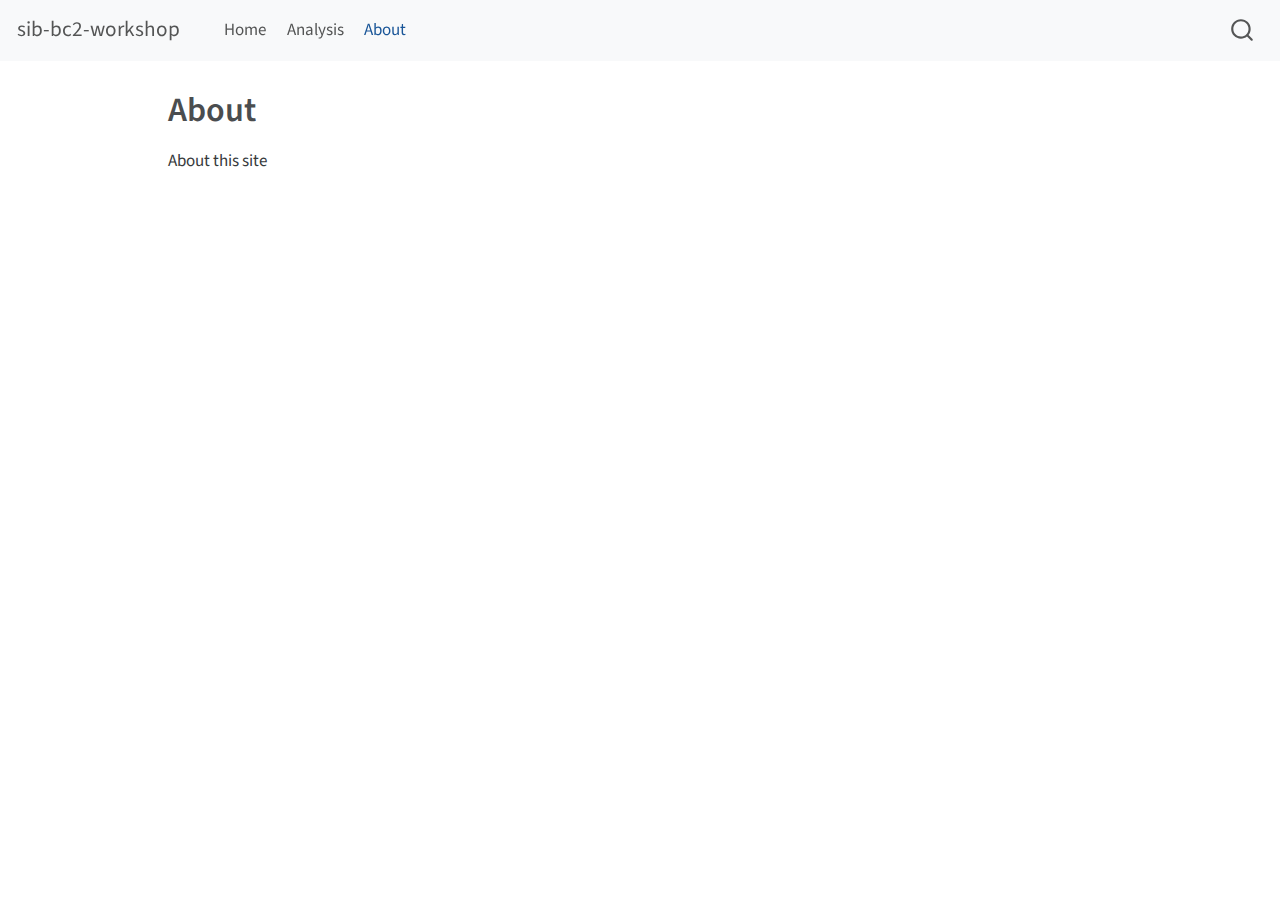
<file: about.html>
<!DOCTYPE html>
<html xmlns="http://www.w3.org/1999/xhtml" lang="en" xml:lang="en"><head>

<meta charset="utf-8">
<meta name="generator" content="quarto-1.3.450">

<meta name="viewport" content="width=device-width, initial-scale=1.0, user-scalable=yes">


<title>sib-bc2-workshop - About</title>
<style>
code{white-space: pre-wrap;}
span.smallcaps{font-variant: small-caps;}
div.columns{display: flex; gap: min(4vw, 1.5em);}
div.column{flex: auto; overflow-x: auto;}
div.hanging-indent{margin-left: 1.5em; text-indent: -1.5em;}
ul.task-list{list-style: none;}
ul.task-list li input[type="checkbox"] {
  width: 0.8em;
  margin: 0 0.8em 0.2em -1em; /* quarto-specific, see https://github.com/quarto-dev/quarto-cli/issues/4556 */ 
  vertical-align: middle;
}
</style>


<script src="site_libs/quarto-nav/quarto-nav.js"></script>
<script src="site_libs/quarto-nav/headroom.min.js"></script>
<script src="site_libs/clipboard/clipboard.min.js"></script>
<script src="site_libs/quarto-search/autocomplete.umd.js"></script>
<script src="site_libs/quarto-search/fuse.min.js"></script>
<script src="site_libs/quarto-search/quarto-search.js"></script>
<meta name="quarto:offset" content="./">
<script src="site_libs/quarto-html/quarto.js"></script>
<script src="site_libs/quarto-html/popper.min.js"></script>
<script src="site_libs/quarto-html/tippy.umd.min.js"></script>
<script src="site_libs/quarto-html/anchor.min.js"></script>
<link href="site_libs/quarto-html/tippy.css" rel="stylesheet">
<link href="site_libs/quarto-html/quarto-syntax-highlighting.css" rel="stylesheet" id="quarto-text-highlighting-styles">
<script src="site_libs/bootstrap/bootstrap.min.js"></script>
<link href="site_libs/bootstrap/bootstrap-icons.css" rel="stylesheet">
<link href="site_libs/bootstrap/bootstrap.min.css" rel="stylesheet" id="quarto-bootstrap" data-mode="light">
<script id="quarto-search-options" type="application/json">{
  "location": "navbar",
  "copy-button": false,
  "collapse-after": 3,
  "panel-placement": "end",
  "type": "overlay",
  "limit": 20,
  "language": {
    "search-no-results-text": "No results",
    "search-matching-documents-text": "matching documents",
    "search-copy-link-title": "Copy link to search",
    "search-hide-matches-text": "Hide additional matches",
    "search-more-match-text": "more match in this document",
    "search-more-matches-text": "more matches in this document",
    "search-clear-button-title": "Clear",
    "search-detached-cancel-button-title": "Cancel",
    "search-submit-button-title": "Submit",
    "search-label": "Search"
  }
}</script>


<link rel="stylesheet" href="styles.css">
</head>

<body class="nav-fixed">

<div id="quarto-search-results"></div>
  <header id="quarto-header" class="headroom fixed-top">
    <nav class="navbar navbar-expand-lg navbar-dark ">
      <div class="navbar-container container-fluid">
      <div class="navbar-brand-container">
    <a class="navbar-brand" href="./index.html">
    <span class="navbar-title">sib-bc2-workshop</span>
    </a>
  </div>
            <div id="quarto-search" class="" title="Search"></div>
          <button class="navbar-toggler" type="button" data-bs-toggle="collapse" data-bs-target="#navbarCollapse" aria-controls="navbarCollapse" aria-expanded="false" aria-label="Toggle navigation" onclick="if (window.quartoToggleHeadroom) { window.quartoToggleHeadroom(); }">
  <span class="navbar-toggler-icon"></span>
</button>
          <div class="collapse navbar-collapse" id="navbarCollapse">
            <ul class="navbar-nav navbar-nav-scroll me-auto">
  <li class="nav-item">
    <a class="nav-link" href="./index.html" rel="" target="">
 <span class="menu-text">Home</span></a>
  </li>  
  <li class="nav-item">
    <a class="nav-link" href="./analysis.html" rel="" target="">
 <span class="menu-text">Analysis</span></a>
  </li>  
  <li class="nav-item">
    <a class="nav-link active" href="./about.html" rel="" target="" aria-current="page">
 <span class="menu-text">About</span></a>
  </li>  
</ul>
            <div class="quarto-navbar-tools ms-auto">
</div>
          </div> <!-- /navcollapse -->
      </div> <!-- /container-fluid -->
    </nav>
</header>
<!-- content -->
<div id="quarto-content" class="quarto-container page-columns page-rows-contents page-layout-article page-navbar">
<!-- sidebar -->
<!-- margin-sidebar -->
    <div id="quarto-margin-sidebar" class="sidebar margin-sidebar">
        
    </div>
<!-- main -->
<main class="content" id="quarto-document-content">

<header id="title-block-header" class="quarto-title-block default">
<div class="quarto-title">
<h1 class="title">About</h1>
</div>



<div class="quarto-title-meta">

    
  
    
  </div>
  

</header>

<p>About this site</p>



</main> <!-- /main -->
<script id="quarto-html-after-body" type="application/javascript">
window.document.addEventListener("DOMContentLoaded", function (event) {
  const toggleBodyColorMode = (bsSheetEl) => {
    const mode = bsSheetEl.getAttribute("data-mode");
    const bodyEl = window.document.querySelector("body");
    if (mode === "dark") {
      bodyEl.classList.add("quarto-dark");
      bodyEl.classList.remove("quarto-light");
    } else {
      bodyEl.classList.add("quarto-light");
      bodyEl.classList.remove("quarto-dark");
    }
  }
  const toggleBodyColorPrimary = () => {
    const bsSheetEl = window.document.querySelector("link#quarto-bootstrap");
    if (bsSheetEl) {
      toggleBodyColorMode(bsSheetEl);
    }
  }
  toggleBodyColorPrimary();  
  const icon = "";
  const anchorJS = new window.AnchorJS();
  anchorJS.options = {
    placement: 'right',
    icon: icon
  };
  anchorJS.add('.anchored');
  const isCodeAnnotation = (el) => {
    for (const clz of el.classList) {
      if (clz.startsWith('code-annotation-')) {                     
        return true;
      }
    }
    return false;
  }
  const clipboard = new window.ClipboardJS('.code-copy-button', {
    text: function(trigger) {
      const codeEl = trigger.previousElementSibling.cloneNode(true);
      for (const childEl of codeEl.children) {
        if (isCodeAnnotation(childEl)) {
          childEl.remove();
        }
      }
      return codeEl.innerText;
    }
  });
  clipboard.on('success', function(e) {
    // button target
    const button = e.trigger;
    // don't keep focus
    button.blur();
    // flash "checked"
    button.classList.add('code-copy-button-checked');
    var currentTitle = button.getAttribute("title");
    button.setAttribute("title", "Copied!");
    let tooltip;
    if (window.bootstrap) {
      button.setAttribute("data-bs-toggle", "tooltip");
      button.setAttribute("data-bs-placement", "left");
      button.setAttribute("data-bs-title", "Copied!");
      tooltip = new bootstrap.Tooltip(button, 
        { trigger: "manual", 
          customClass: "code-copy-button-tooltip",
          offset: [0, -8]});
      tooltip.show();    
    }
    setTimeout(function() {
      if (tooltip) {
        tooltip.hide();
        button.removeAttribute("data-bs-title");
        button.removeAttribute("data-bs-toggle");
        button.removeAttribute("data-bs-placement");
      }
      button.setAttribute("title", currentTitle);
      button.classList.remove('code-copy-button-checked');
    }, 1000);
    // clear code selection
    e.clearSelection();
  });
  function tippyHover(el, contentFn) {
    const config = {
      allowHTML: true,
      content: contentFn,
      maxWidth: 500,
      delay: 100,
      arrow: false,
      appendTo: function(el) {
          return el.parentElement;
      },
      interactive: true,
      interactiveBorder: 10,
      theme: 'quarto',
      placement: 'bottom-start'
    };
    window.tippy(el, config); 
  }
  const noterefs = window.document.querySelectorAll('a[role="doc-noteref"]');
  for (var i=0; i<noterefs.length; i++) {
    const ref = noterefs[i];
    tippyHover(ref, function() {
      // use id or data attribute instead here
      let href = ref.getAttribute('data-footnote-href') || ref.getAttribute('href');
      try { href = new URL(href).hash; } catch {}
      const id = href.replace(/^#\/?/, "");
      const note = window.document.getElementById(id);
      return note.innerHTML;
    });
  }
      let selectedAnnoteEl;
      const selectorForAnnotation = ( cell, annotation) => {
        let cellAttr = 'data-code-cell="' + cell + '"';
        let lineAttr = 'data-code-annotation="' +  annotation + '"';
        const selector = 'span[' + cellAttr + '][' + lineAttr + ']';
        return selector;
      }
      const selectCodeLines = (annoteEl) => {
        const doc = window.document;
        const targetCell = annoteEl.getAttribute("data-target-cell");
        const targetAnnotation = annoteEl.getAttribute("data-target-annotation");
        const annoteSpan = window.document.querySelector(selectorForAnnotation(targetCell, targetAnnotation));
        const lines = annoteSpan.getAttribute("data-code-lines").split(",");
        const lineIds = lines.map((line) => {
          return targetCell + "-" + line;
        })
        let top = null;
        let height = null;
        let parent = null;
        if (lineIds.length > 0) {
            //compute the position of the single el (top and bottom and make a div)
            const el = window.document.getElementById(lineIds[0]);
            top = el.offsetTop;
            height = el.offsetHeight;
            parent = el.parentElement.parentElement;
          if (lineIds.length > 1) {
            const lastEl = window.document.getElementById(lineIds[lineIds.length - 1]);
            const bottom = lastEl.offsetTop + lastEl.offsetHeight;
            height = bottom - top;
          }
          if (top !== null && height !== null && parent !== null) {
            // cook up a div (if necessary) and position it 
            let div = window.document.getElementById("code-annotation-line-highlight");
            if (div === null) {
              div = window.document.createElement("div");
              div.setAttribute("id", "code-annotation-line-highlight");
              div.style.position = 'absolute';
              parent.appendChild(div);
            }
            div.style.top = top - 2 + "px";
            div.style.height = height + 4 + "px";
            let gutterDiv = window.document.getElementById("code-annotation-line-highlight-gutter");
            if (gutterDiv === null) {
              gutterDiv = window.document.createElement("div");
              gutterDiv.setAttribute("id", "code-annotation-line-highlight-gutter");
              gutterDiv.style.position = 'absolute';
              const codeCell = window.document.getElementById(targetCell);
              const gutter = codeCell.querySelector('.code-annotation-gutter');
              gutter.appendChild(gutterDiv);
            }
            gutterDiv.style.top = top - 2 + "px";
            gutterDiv.style.height = height + 4 + "px";
          }
          selectedAnnoteEl = annoteEl;
        }
      };
      const unselectCodeLines = () => {
        const elementsIds = ["code-annotation-line-highlight", "code-annotation-line-highlight-gutter"];
        elementsIds.forEach((elId) => {
          const div = window.document.getElementById(elId);
          if (div) {
            div.remove();
          }
        });
        selectedAnnoteEl = undefined;
      };
      // Attach click handler to the DT
      const annoteDls = window.document.querySelectorAll('dt[data-target-cell]');
      for (const annoteDlNode of annoteDls) {
        annoteDlNode.addEventListener('click', (event) => {
          const clickedEl = event.target;
          if (clickedEl !== selectedAnnoteEl) {
            unselectCodeLines();
            const activeEl = window.document.querySelector('dt[data-target-cell].code-annotation-active');
            if (activeEl) {
              activeEl.classList.remove('code-annotation-active');
            }
            selectCodeLines(clickedEl);
            clickedEl.classList.add('code-annotation-active');
          } else {
            // Unselect the line
            unselectCodeLines();
            clickedEl.classList.remove('code-annotation-active');
          }
        });
      }
  const findCites = (el) => {
    const parentEl = el.parentElement;
    if (parentEl) {
      const cites = parentEl.dataset.cites;
      if (cites) {
        return {
          el,
          cites: cites.split(' ')
        };
      } else {
        return findCites(el.parentElement)
      }
    } else {
      return undefined;
    }
  };
  var bibliorefs = window.document.querySelectorAll('a[role="doc-biblioref"]');
  for (var i=0; i<bibliorefs.length; i++) {
    const ref = bibliorefs[i];
    const citeInfo = findCites(ref);
    if (citeInfo) {
      tippyHover(citeInfo.el, function() {
        var popup = window.document.createElement('div');
        citeInfo.cites.forEach(function(cite) {
          var citeDiv = window.document.createElement('div');
          citeDiv.classList.add('hanging-indent');
          citeDiv.classList.add('csl-entry');
          var biblioDiv = window.document.getElementById('ref-' + cite);
          if (biblioDiv) {
            citeDiv.innerHTML = biblioDiv.innerHTML;
          }
          popup.appendChild(citeDiv);
        });
        return popup.innerHTML;
      });
    }
  }
});
</script>
</div> <!-- /content -->



</body></html>
</file>
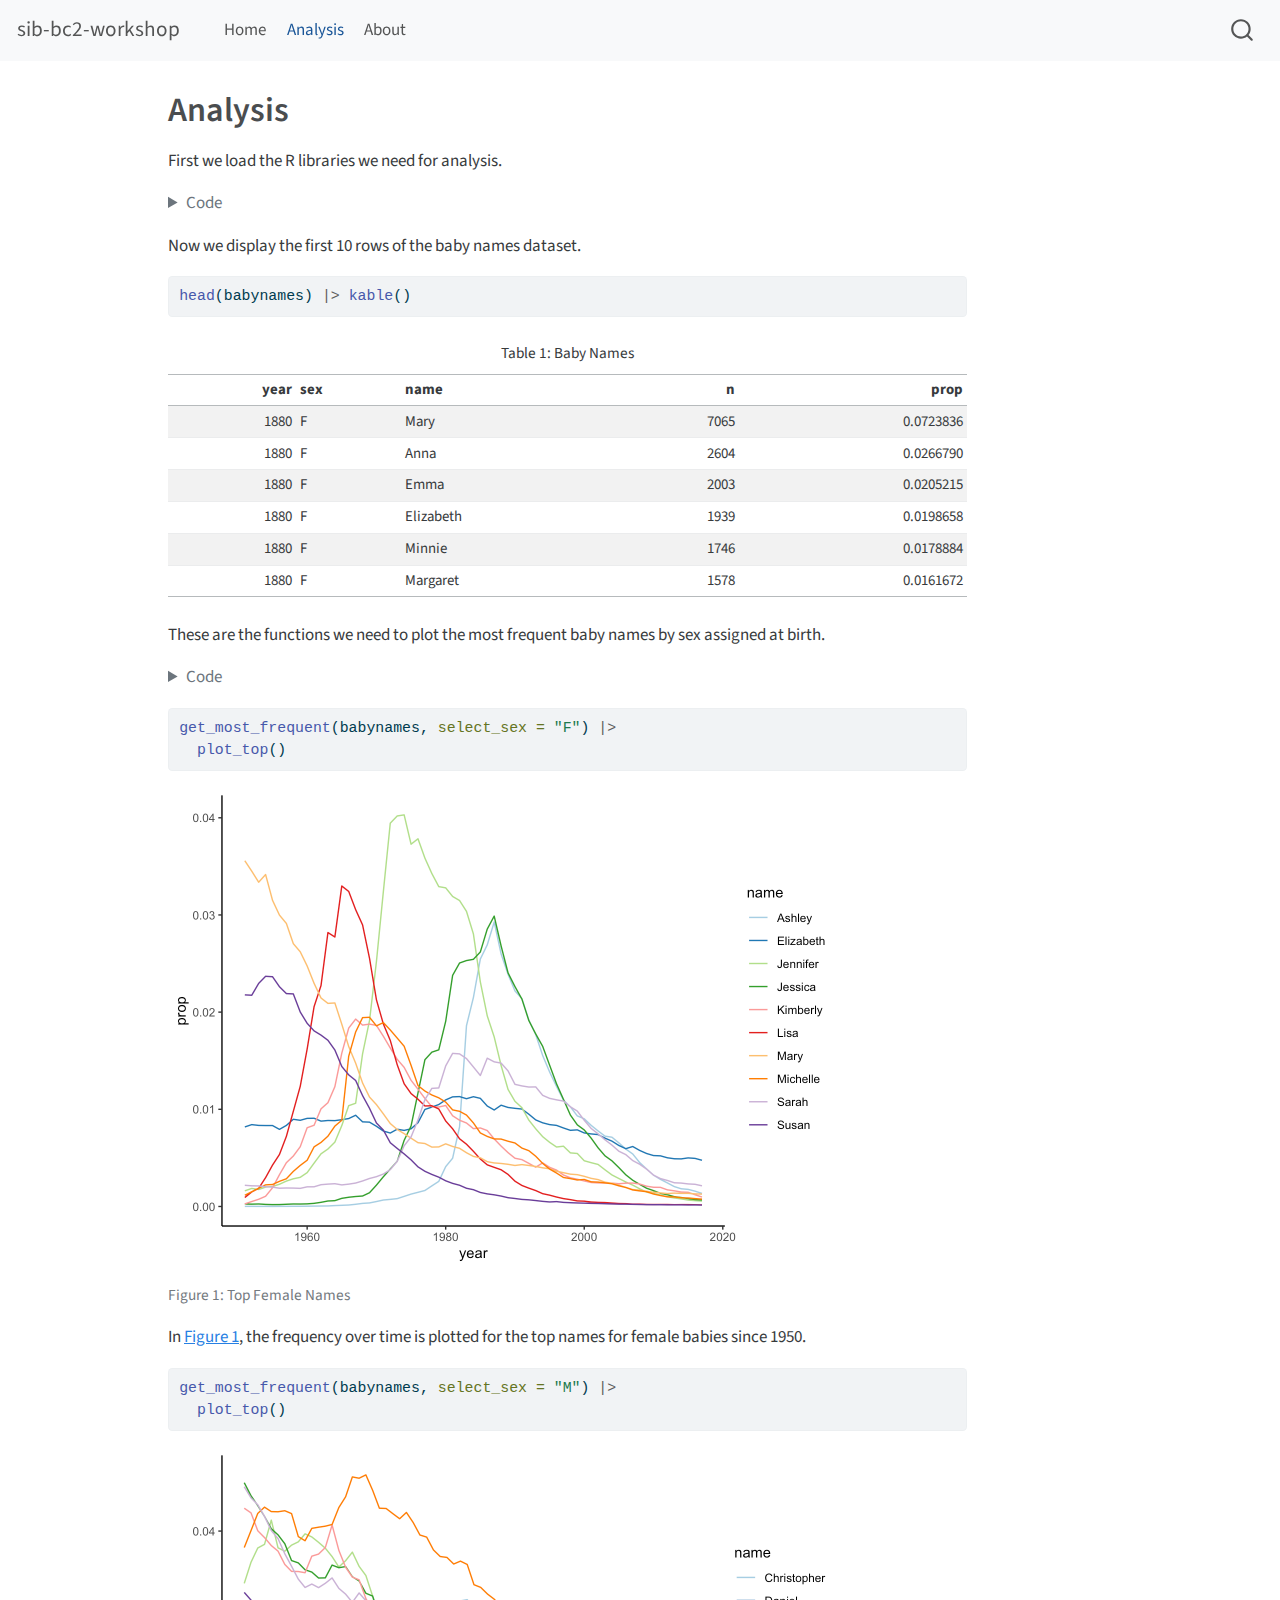
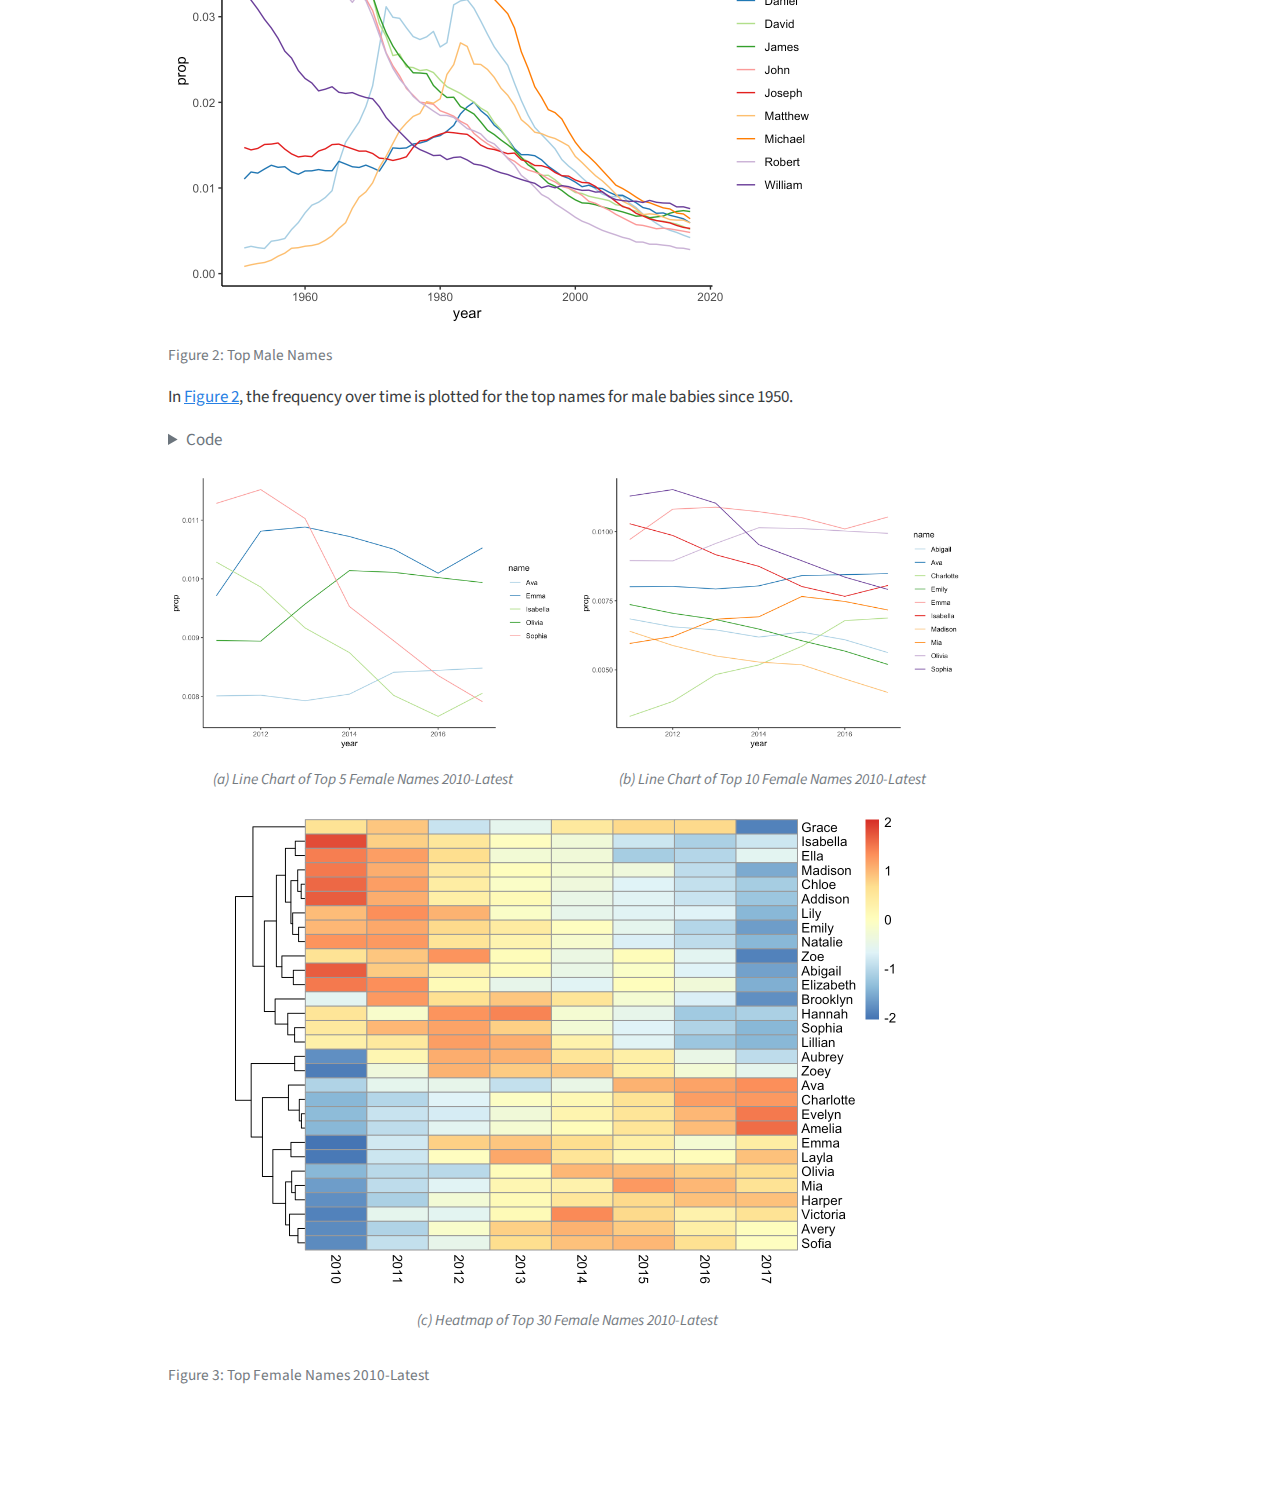
<file: analysis.html>
<!DOCTYPE html>
<html xmlns="http://www.w3.org/1999/xhtml" lang="en" xml:lang="en"><head>

<meta charset="utf-8">
<meta name="generator" content="quarto-1.3.450">

<meta name="viewport" content="width=device-width, initial-scale=1.0, user-scalable=yes">


<title>sib-bc2-workshop - Analysis</title>
<style>
code{white-space: pre-wrap;}
span.smallcaps{font-variant: small-caps;}
div.columns{display: flex; gap: min(4vw, 1.5em);}
div.column{flex: auto; overflow-x: auto;}
div.hanging-indent{margin-left: 1.5em; text-indent: -1.5em;}
ul.task-list{list-style: none;}
ul.task-list li input[type="checkbox"] {
  width: 0.8em;
  margin: 0 0.8em 0.2em -1em; /* quarto-specific, see https://github.com/quarto-dev/quarto-cli/issues/4556 */ 
  vertical-align: middle;
}
/* CSS for syntax highlighting */
pre > code.sourceCode { white-space: pre; position: relative; }
pre > code.sourceCode > span { display: inline-block; line-height: 1.25; }
pre > code.sourceCode > span:empty { height: 1.2em; }
.sourceCode { overflow: visible; }
code.sourceCode > span { color: inherit; text-decoration: inherit; }
div.sourceCode { margin: 1em 0; }
pre.sourceCode { margin: 0; }
@media screen {
div.sourceCode { overflow: auto; }
}
@media print {
pre > code.sourceCode { white-space: pre-wrap; }
pre > code.sourceCode > span { text-indent: -5em; padding-left: 5em; }
}
pre.numberSource code
  { counter-reset: source-line 0; }
pre.numberSource code > span
  { position: relative; left: -4em; counter-increment: source-line; }
pre.numberSource code > span > a:first-child::before
  { content: counter(source-line);
    position: relative; left: -1em; text-align: right; vertical-align: baseline;
    border: none; display: inline-block;
    -webkit-touch-callout: none; -webkit-user-select: none;
    -khtml-user-select: none; -moz-user-select: none;
    -ms-user-select: none; user-select: none;
    padding: 0 4px; width: 4em;
  }
pre.numberSource { margin-left: 3em;  padding-left: 4px; }
div.sourceCode
  {   }
@media screen {
pre > code.sourceCode > span > a:first-child::before { text-decoration: underline; }
}
</style>


<script src="site_libs/quarto-nav/quarto-nav.js"></script>
<script src="site_libs/quarto-nav/headroom.min.js"></script>
<script src="site_libs/clipboard/clipboard.min.js"></script>
<script src="site_libs/quarto-search/autocomplete.umd.js"></script>
<script src="site_libs/quarto-search/fuse.min.js"></script>
<script src="site_libs/quarto-search/quarto-search.js"></script>
<meta name="quarto:offset" content="./">
<script src="site_libs/quarto-html/quarto.js"></script>
<script src="site_libs/quarto-html/popper.min.js"></script>
<script src="site_libs/quarto-html/tippy.umd.min.js"></script>
<script src="site_libs/quarto-html/anchor.min.js"></script>
<link href="site_libs/quarto-html/tippy.css" rel="stylesheet">
<link href="site_libs/quarto-html/quarto-syntax-highlighting.css" rel="stylesheet" id="quarto-text-highlighting-styles">
<script src="site_libs/bootstrap/bootstrap.min.js"></script>
<link href="site_libs/bootstrap/bootstrap-icons.css" rel="stylesheet">
<link href="site_libs/bootstrap/bootstrap.min.css" rel="stylesheet" id="quarto-bootstrap" data-mode="light">
<script id="quarto-search-options" type="application/json">{
  "location": "navbar",
  "copy-button": false,
  "collapse-after": 3,
  "panel-placement": "end",
  "type": "overlay",
  "limit": 20,
  "language": {
    "search-no-results-text": "No results",
    "search-matching-documents-text": "matching documents",
    "search-copy-link-title": "Copy link to search",
    "search-hide-matches-text": "Hide additional matches",
    "search-more-match-text": "more match in this document",
    "search-more-matches-text": "more matches in this document",
    "search-clear-button-title": "Clear",
    "search-detached-cancel-button-title": "Cancel",
    "search-submit-button-title": "Submit",
    "search-label": "Search"
  }
}</script>


<link rel="stylesheet" href="styles.css">
</head>

<body class="nav-fixed">

<div id="quarto-search-results"></div>
  <header id="quarto-header" class="headroom fixed-top">
    <nav class="navbar navbar-expand-lg navbar-dark ">
      <div class="navbar-container container-fluid">
      <div class="navbar-brand-container">
    <a class="navbar-brand" href="./index.html">
    <span class="navbar-title">sib-bc2-workshop</span>
    </a>
  </div>
            <div id="quarto-search" class="" title="Search"></div>
          <button class="navbar-toggler" type="button" data-bs-toggle="collapse" data-bs-target="#navbarCollapse" aria-controls="navbarCollapse" aria-expanded="false" aria-label="Toggle navigation" onclick="if (window.quartoToggleHeadroom) { window.quartoToggleHeadroom(); }">
  <span class="navbar-toggler-icon"></span>
</button>
          <div class="collapse navbar-collapse" id="navbarCollapse">
            <ul class="navbar-nav navbar-nav-scroll me-auto">
  <li class="nav-item">
    <a class="nav-link" href="./index.html" rel="" target="">
 <span class="menu-text">Home</span></a>
  </li>  
  <li class="nav-item">
    <a class="nav-link active" href="./analysis.html" rel="" target="" aria-current="page">
 <span class="menu-text">Analysis</span></a>
  </li>  
  <li class="nav-item">
    <a class="nav-link" href="./about.html" rel="" target="">
 <span class="menu-text">About</span></a>
  </li>  
</ul>
            <div class="quarto-navbar-tools ms-auto">
</div>
          </div> <!-- /navcollapse -->
      </div> <!-- /container-fluid -->
    </nav>
</header>
<!-- content -->
<div id="quarto-content" class="quarto-container page-columns page-rows-contents page-layout-article page-navbar">
<!-- sidebar -->
<!-- margin-sidebar -->
    <div id="quarto-margin-sidebar" class="sidebar margin-sidebar">
        
    </div>
<!-- main -->
<main class="content" id="quarto-document-content">

<header id="title-block-header" class="quarto-title-block default">
<div class="quarto-title">
<h1 class="title">Analysis</h1>
</div>



<div class="quarto-title-meta">

    
  
    
  </div>
  

</header>

<p>First we load the R libraries we need for analysis.</p>
<div class="cell">
<details>
<summary>Code</summary>
<div class="sourceCode cell-code" id="cb1"><pre class="sourceCode r code-with-copy"><code class="sourceCode r"><span id="cb1-1"><a href="#cb1-1" aria-hidden="true" tabindex="-1"></a><span class="fu">library</span>(babynames)</span>
<span id="cb1-2"><a href="#cb1-2" aria-hidden="true" tabindex="-1"></a><span class="fu">library</span>(knitr)</span>
<span id="cb1-3"><a href="#cb1-3" aria-hidden="true" tabindex="-1"></a><span class="fu">library</span>(dplyr)</span>
<span id="cb1-4"><a href="#cb1-4" aria-hidden="true" tabindex="-1"></a><span class="fu">library</span>(ggplot2)</span>
<span id="cb1-5"><a href="#cb1-5" aria-hidden="true" tabindex="-1"></a><span class="fu">library</span>(tidyr)</span>
<span id="cb1-6"><a href="#cb1-6" aria-hidden="true" tabindex="-1"></a><span class="fu">library</span>(pheatmap)</span></code><button title="Copy to Clipboard" class="code-copy-button"><i class="bi"></i></button></pre></div>
</details>
</div>
<p>Now we display the first 10 rows of the baby names dataset.</p>
<div class="cell">
<div class="sourceCode cell-code" id="cb2"><pre class="sourceCode r code-with-copy"><code class="sourceCode r"><span id="cb2-1"><a href="#cb2-1" aria-hidden="true" tabindex="-1"></a><span class="fu">head</span>(babynames) <span class="sc">|&gt;</span> <span class="fu">kable</span>()</span></code><button title="Copy to Clipboard" class="code-copy-button"><i class="bi"></i></button></pre></div>
<div class="cell-output-display">
<div id="tbl-babynames" class="anchored">
<table class="table table-sm table-striped small">
<caption>Table&nbsp;1: Baby Names</caption>
<thead>
<tr class="header">
<th style="text-align: right;">year</th>
<th style="text-align: left;">sex</th>
<th style="text-align: left;">name</th>
<th style="text-align: right;">n</th>
<th style="text-align: right;">prop</th>
</tr>
</thead>
<tbody>
<tr class="odd">
<td style="text-align: right;">1880</td>
<td style="text-align: left;">F</td>
<td style="text-align: left;">Mary</td>
<td style="text-align: right;">7065</td>
<td style="text-align: right;">0.0723836</td>
</tr>
<tr class="even">
<td style="text-align: right;">1880</td>
<td style="text-align: left;">F</td>
<td style="text-align: left;">Anna</td>
<td style="text-align: right;">2604</td>
<td style="text-align: right;">0.0266790</td>
</tr>
<tr class="odd">
<td style="text-align: right;">1880</td>
<td style="text-align: left;">F</td>
<td style="text-align: left;">Emma</td>
<td style="text-align: right;">2003</td>
<td style="text-align: right;">0.0205215</td>
</tr>
<tr class="even">
<td style="text-align: right;">1880</td>
<td style="text-align: left;">F</td>
<td style="text-align: left;">Elizabeth</td>
<td style="text-align: right;">1939</td>
<td style="text-align: right;">0.0198658</td>
</tr>
<tr class="odd">
<td style="text-align: right;">1880</td>
<td style="text-align: left;">F</td>
<td style="text-align: left;">Minnie</td>
<td style="text-align: right;">1746</td>
<td style="text-align: right;">0.0178884</td>
</tr>
<tr class="even">
<td style="text-align: right;">1880</td>
<td style="text-align: left;">F</td>
<td style="text-align: left;">Margaret</td>
<td style="text-align: right;">1578</td>
<td style="text-align: right;">0.0161672</td>
</tr>
</tbody>
</table>
</div>
</div>
</div>
<p>These are the functions we need to plot the most frequent baby names by sex assigned at birth.</p>
<div class="cell">
<details>
<summary>Code</summary>
<div class="sourceCode cell-code" id="cb3"><pre class="sourceCode r code-with-copy"><code class="sourceCode r"><span id="cb3-1"><a href="#cb3-1" aria-hidden="true" tabindex="-1"></a>get_most_frequent <span class="ot">&lt;-</span> <span class="cf">function</span>(babynames, select_sex, <span class="at">from =</span> <span class="dv">1950</span>) {</span>
<span id="cb3-2"><a href="#cb3-2" aria-hidden="true" tabindex="-1"></a>  most_freq <span class="ot">&lt;-</span> babynames <span class="sc">|&gt;</span></span>
<span id="cb3-3"><a href="#cb3-3" aria-hidden="true" tabindex="-1"></a>    <span class="fu">filter</span>(sex <span class="sc">==</span> select_sex, year <span class="sc">&gt;</span> from) <span class="sc">|&gt;</span></span>
<span id="cb3-4"><a href="#cb3-4" aria-hidden="true" tabindex="-1"></a>    <span class="fu">group_by</span>(name) <span class="sc">|&gt;</span></span>
<span id="cb3-5"><a href="#cb3-5" aria-hidden="true" tabindex="-1"></a>    <span class="fu">summarise</span>(<span class="at">average =</span> <span class="fu">mean</span>(prop)) <span class="sc">|&gt;</span></span>
<span id="cb3-6"><a href="#cb3-6" aria-hidden="true" tabindex="-1"></a>    <span class="fu">arrange</span>(<span class="fu">desc</span>(average))</span>
<span id="cb3-7"><a href="#cb3-7" aria-hidden="true" tabindex="-1"></a>    </span>
<span id="cb3-8"><a href="#cb3-8" aria-hidden="true" tabindex="-1"></a>  <span class="fu">return</span>(<span class="fu">list</span>(</span>
<span id="cb3-9"><a href="#cb3-9" aria-hidden="true" tabindex="-1"></a>    <span class="at">babynames =</span> babynames,</span>
<span id="cb3-10"><a href="#cb3-10" aria-hidden="true" tabindex="-1"></a>    <span class="at">most_frequent =</span> most_freq,</span>
<span id="cb3-11"><a href="#cb3-11" aria-hidden="true" tabindex="-1"></a>    <span class="at">sex =</span> select_sex,</span>
<span id="cb3-12"><a href="#cb3-12" aria-hidden="true" tabindex="-1"></a>    <span class="at">from =</span> from))</span>
<span id="cb3-13"><a href="#cb3-13" aria-hidden="true" tabindex="-1"></a>}</span>
<span id="cb3-14"><a href="#cb3-14" aria-hidden="true" tabindex="-1"></a></span>
<span id="cb3-15"><a href="#cb3-15" aria-hidden="true" tabindex="-1"></a>plot_top <span class="ot">&lt;-</span> <span class="cf">function</span>(x, <span class="at">top =</span> <span class="dv">10</span>) {</span>
<span id="cb3-16"><a href="#cb3-16" aria-hidden="true" tabindex="-1"></a>  topx <span class="ot">&lt;-</span> x<span class="sc">$</span>most_frequent<span class="sc">$</span>name[<span class="dv">1</span><span class="sc">:</span>top]</span>
<span id="cb3-17"><a href="#cb3-17" aria-hidden="true" tabindex="-1"></a>  </span>
<span id="cb3-18"><a href="#cb3-18" aria-hidden="true" tabindex="-1"></a>  p <span class="ot">&lt;-</span> x<span class="sc">$</span>babynames <span class="sc">|&gt;</span></span>
<span id="cb3-19"><a href="#cb3-19" aria-hidden="true" tabindex="-1"></a>    <span class="fu">filter</span>(name <span class="sc">%in%</span> topx, sex <span class="sc">==</span> x<span class="sc">$</span>sex, year <span class="sc">&gt;</span> x<span class="sc">$</span>from) <span class="sc">|&gt;</span></span>
<span id="cb3-20"><a href="#cb3-20" aria-hidden="true" tabindex="-1"></a>    <span class="fu">ggplot</span>(<span class="fu">aes</span>(<span class="at">x =</span> year, <span class="at">y =</span> prop, <span class="at">color =</span> name)) <span class="sc">+</span></span>
<span id="cb3-21"><a href="#cb3-21" aria-hidden="true" tabindex="-1"></a>    <span class="fu">geom_line</span>() <span class="sc">+</span></span>
<span id="cb3-22"><a href="#cb3-22" aria-hidden="true" tabindex="-1"></a>    <span class="fu">scale_color_brewer</span>(<span class="at">palette =</span> <span class="st">"Paired"</span>) <span class="sc">+</span></span>
<span id="cb3-23"><a href="#cb3-23" aria-hidden="true" tabindex="-1"></a>    <span class="fu">theme_classic</span>()</span>
<span id="cb3-24"><a href="#cb3-24" aria-hidden="true" tabindex="-1"></a>  </span>
<span id="cb3-25"><a href="#cb3-25" aria-hidden="true" tabindex="-1"></a>  <span class="fu">return</span>(p)</span>
<span id="cb3-26"><a href="#cb3-26" aria-hidden="true" tabindex="-1"></a>}</span></code><button title="Copy to Clipboard" class="code-copy-button"><i class="bi"></i></button></pre></div>
</details>
</div>
<div class="cell" data-layout-align="left">
<div class="sourceCode cell-code" id="cb4"><pre class="sourceCode r code-with-copy"><code class="sourceCode r"><span id="cb4-1"><a href="#cb4-1" aria-hidden="true" tabindex="-1"></a><span class="fu">get_most_frequent</span>(babynames, <span class="at">select_sex =</span> <span class="st">"F"</span>) <span class="sc">|&gt;</span></span>
<span id="cb4-2"><a href="#cb4-2" aria-hidden="true" tabindex="-1"></a>  <span class="fu">plot_top</span>()</span></code><button title="Copy to Clipboard" class="code-copy-button"><i class="bi"></i></button></pre></div>
<div class="cell-output-display">
<div id="fig-line-top-female-names" class="quarto-figure quarto-figure-left anchored">
<figure class="figure">
<p><img src="analysis_files/figure-html/fig-line-top-female-names-1.png" class="img-fluid figure-img" width="672"></p>
<figcaption class="figure-caption">Figure&nbsp;1: Top Female Names</figcaption>
</figure>
</div>
</div>
</div>
<p>In <a href="#fig-line-top-female-names">Figure&nbsp;1</a>, the frequency over time is plotted for the top names for female babies since 1950.</p>
<div class="cell" data-layout-align="left">
<div class="sourceCode cell-code" id="cb5"><pre class="sourceCode r code-with-copy"><code class="sourceCode r"><span id="cb5-1"><a href="#cb5-1" aria-hidden="true" tabindex="-1"></a><span class="fu">get_most_frequent</span>(babynames, <span class="at">select_sex =</span> <span class="st">"M"</span>) <span class="sc">|&gt;</span></span>
<span id="cb5-2"><a href="#cb5-2" aria-hidden="true" tabindex="-1"></a>  <span class="fu">plot_top</span>()</span></code><button title="Copy to Clipboard" class="code-copy-button"><i class="bi"></i></button></pre></div>
<div class="cell-output-display">
<div id="fig-line-top-male-names" class="quarto-figure quarto-figure-left anchored">
<figure class="figure">
<p><img src="analysis_files/figure-html/fig-line-top-male-names-1.png" class="img-fluid figure-img" width="672"></p>
<figcaption class="figure-caption">Figure&nbsp;2: Top Male Names</figcaption>
</figure>
</div>
</div>
</div>
<p>In <a href="#fig-line-top-male-names">Figure&nbsp;2</a>, the frequency over time is plotted for the top names for male babies since 1950.</p>
<div>
<details>
<summary>Code</summary>
<div class="sourceCode cell-code" id="cb6"><pre class="sourceCode r code-with-copy"><code class="sourceCode r"><span id="cb6-1"><a href="#cb6-1" aria-hidden="true" tabindex="-1"></a><span class="co"># get most frequent girl names from 2010 onwards</span></span>
<span id="cb6-2"><a href="#cb6-2" aria-hidden="true" tabindex="-1"></a>from_year <span class="ot">&lt;-</span> <span class="dv">2010</span></span>
<span id="cb6-3"><a href="#cb6-3" aria-hidden="true" tabindex="-1"></a>most_freq_girls <span class="ot">&lt;-</span> <span class="fu">get_most_frequent</span>(babynames, <span class="at">select_sex =</span> <span class="st">"F"</span>,</span>
<span id="cb6-4"><a href="#cb6-4" aria-hidden="true" tabindex="-1"></a>                                     <span class="at">from =</span> from_year)</span>
<span id="cb6-5"><a href="#cb6-5" aria-hidden="true" tabindex="-1"></a></span>
<span id="cb6-6"><a href="#cb6-6" aria-hidden="true" tabindex="-1"></a><span class="co"># plot top 5 girl names</span></span>
<span id="cb6-7"><a href="#cb6-7" aria-hidden="true" tabindex="-1"></a>most_freq_girls <span class="sc">|&gt;</span></span>
<span id="cb6-8"><a href="#cb6-8" aria-hidden="true" tabindex="-1"></a>  <span class="fu">plot_top</span>(<span class="at">top =</span> <span class="dv">5</span>)</span>
<span id="cb6-9"><a href="#cb6-9" aria-hidden="true" tabindex="-1"></a></span>
<span id="cb6-10"><a href="#cb6-10" aria-hidden="true" tabindex="-1"></a><span class="co"># plot top 10 girl names</span></span>
<span id="cb6-11"><a href="#cb6-11" aria-hidden="true" tabindex="-1"></a>most_freq_girls <span class="sc">|&gt;</span></span>
<span id="cb6-12"><a href="#cb6-12" aria-hidden="true" tabindex="-1"></a>  <span class="fu">plot_top</span>(<span class="at">top =</span> <span class="dv">10</span>)</span>
<span id="cb6-13"><a href="#cb6-13" aria-hidden="true" tabindex="-1"></a></span>
<span id="cb6-14"><a href="#cb6-14" aria-hidden="true" tabindex="-1"></a><span class="co"># get top 30 girl names in a matrix</span></span>
<span id="cb6-15"><a href="#cb6-15" aria-hidden="true" tabindex="-1"></a><span class="co"># with names in rows and years in columns</span></span>
<span id="cb6-16"><a href="#cb6-16" aria-hidden="true" tabindex="-1"></a>prop_df <span class="ot">&lt;-</span> babynames <span class="sc">|&gt;</span> </span>
<span id="cb6-17"><a href="#cb6-17" aria-hidden="true" tabindex="-1"></a>  <span class="fu">filter</span>(name <span class="sc">%in%</span> most_freq_girls<span class="sc">$</span>most_frequent<span class="sc">$</span>name[<span class="dv">1</span><span class="sc">:</span><span class="dv">30</span>] <span class="sc">&amp;</span> sex <span class="sc">==</span> <span class="st">"F"</span>) <span class="sc">|&gt;</span></span>
<span id="cb6-18"><a href="#cb6-18" aria-hidden="true" tabindex="-1"></a>  <span class="fu">filter</span>(year <span class="sc">&gt;=</span> from_year) <span class="sc">|&gt;</span> </span>
<span id="cb6-19"><a href="#cb6-19" aria-hidden="true" tabindex="-1"></a>  <span class="fu">select</span>(year, name, prop) <span class="sc">|&gt;</span></span>
<span id="cb6-20"><a href="#cb6-20" aria-hidden="true" tabindex="-1"></a>  <span class="fu">pivot_wider</span>(<span class="at">names_from =</span> year,</span>
<span id="cb6-21"><a href="#cb6-21" aria-hidden="true" tabindex="-1"></a>              <span class="at">values_from =</span> prop)</span>
<span id="cb6-22"><a href="#cb6-22" aria-hidden="true" tabindex="-1"></a></span>
<span id="cb6-23"><a href="#cb6-23" aria-hidden="true" tabindex="-1"></a>prop_mat <span class="ot">&lt;-</span> <span class="fu">as.matrix</span>(prop_df[, <span class="dv">2</span><span class="sc">:</span><span class="fu">ncol</span>(prop_df)])</span>
<span id="cb6-24"><a href="#cb6-24" aria-hidden="true" tabindex="-1"></a><span class="fu">rownames</span>(prop_mat) <span class="ot">&lt;-</span> prop_df<span class="sc">$</span>name</span>
<span id="cb6-25"><a href="#cb6-25" aria-hidden="true" tabindex="-1"></a></span>
<span id="cb6-26"><a href="#cb6-26" aria-hidden="true" tabindex="-1"></a><span class="co"># create heatmap</span></span>
<span id="cb6-27"><a href="#cb6-27" aria-hidden="true" tabindex="-1"></a><span class="fu">pheatmap</span>(prop_mat, <span class="at">cluster_cols =</span> <span class="cn">FALSE</span>, <span class="at">scale =</span> <span class="st">"row"</span>)</span></code><button title="Copy to Clipboard" class="code-copy-button"><i class="bi"></i></button></pre></div>
</details>
<div id="fig-top-female-names-2010-on" class="cell quarto-layout-panel">
<figure class="figure">
<div class="quarto-layout-row quarto-layout-valign-top">
<div class="cell-output-display quarto-layout-cell quarto-layout-cell-subref" style="flex-basis: 50.0%;justify-content: center;">
<div id="fig-top-female-names-2010-on-1" class="quarto-figure quarto-figure-center anchored">
<figure class="figure">
<p><img src="analysis_files/figure-html/fig-top-female-names-2010-on-1.png" class="img-fluid figure-img" data-ref-parent="fig-top-female-names-2010-on" width="672"></p>
<figcaption class="figure-caption">(a) Line Chart of Top 5 Female Names 2010-Latest</figcaption>
</figure>
</div>
</div>
<div class="cell-output-display quarto-layout-cell quarto-layout-cell-subref" style="flex-basis: 50.0%;justify-content: center;">
<div id="fig-top-female-names-2010-on-2" class="quarto-figure quarto-figure-center anchored">
<figure class="figure">
<p><img src="analysis_files/figure-html/fig-top-female-names-2010-on-2.png" class="img-fluid figure-img" data-ref-parent="fig-top-female-names-2010-on" width="672"></p>
<figcaption class="figure-caption">(b) Line Chart of Top 10 Female Names 2010-Latest</figcaption>
</figure>
</div>
</div>
</div>
<div class="quarto-layout-row quarto-layout-valign-top">
<div class="cell-output-display quarto-layout-cell quarto-layout-cell-subref" style="flex-basis: 100.0%;justify-content: center;">
<div id="fig-top-female-names-2010-on-3" class="quarto-figure quarto-figure-center anchored">
<figure class="figure">
<p><img src="analysis_files/figure-html/fig-top-female-names-2010-on-3.png" class="img-fluid figure-img" data-ref-parent="fig-top-female-names-2010-on" width="672"></p>
<figcaption class="figure-caption">(c) Heatmap of Top 30 Female Names 2010-Latest</figcaption>
</figure>
</div>
</div>
</div>
<p></p><figcaption class="figure-caption">Figure&nbsp;3: Top Female Names 2010-Latest</figcaption><p></p>
</figure>
</div>
</div>



</main> <!-- /main -->
<script id="quarto-html-after-body" type="application/javascript">
window.document.addEventListener("DOMContentLoaded", function (event) {
  const toggleBodyColorMode = (bsSheetEl) => {
    const mode = bsSheetEl.getAttribute("data-mode");
    const bodyEl = window.document.querySelector("body");
    if (mode === "dark") {
      bodyEl.classList.add("quarto-dark");
      bodyEl.classList.remove("quarto-light");
    } else {
      bodyEl.classList.add("quarto-light");
      bodyEl.classList.remove("quarto-dark");
    }
  }
  const toggleBodyColorPrimary = () => {
    const bsSheetEl = window.document.querySelector("link#quarto-bootstrap");
    if (bsSheetEl) {
      toggleBodyColorMode(bsSheetEl);
    }
  }
  toggleBodyColorPrimary();  
  const icon = "";
  const anchorJS = new window.AnchorJS();
  anchorJS.options = {
    placement: 'right',
    icon: icon
  };
  anchorJS.add('.anchored');
  const isCodeAnnotation = (el) => {
    for (const clz of el.classList) {
      if (clz.startsWith('code-annotation-')) {                     
        return true;
      }
    }
    return false;
  }
  const clipboard = new window.ClipboardJS('.code-copy-button', {
    text: function(trigger) {
      const codeEl = trigger.previousElementSibling.cloneNode(true);
      for (const childEl of codeEl.children) {
        if (isCodeAnnotation(childEl)) {
          childEl.remove();
        }
      }
      return codeEl.innerText;
    }
  });
  clipboard.on('success', function(e) {
    // button target
    const button = e.trigger;
    // don't keep focus
    button.blur();
    // flash "checked"
    button.classList.add('code-copy-button-checked');
    var currentTitle = button.getAttribute("title");
    button.setAttribute("title", "Copied!");
    let tooltip;
    if (window.bootstrap) {
      button.setAttribute("data-bs-toggle", "tooltip");
      button.setAttribute("data-bs-placement", "left");
      button.setAttribute("data-bs-title", "Copied!");
      tooltip = new bootstrap.Tooltip(button, 
        { trigger: "manual", 
          customClass: "code-copy-button-tooltip",
          offset: [0, -8]});
      tooltip.show();    
    }
    setTimeout(function() {
      if (tooltip) {
        tooltip.hide();
        button.removeAttribute("data-bs-title");
        button.removeAttribute("data-bs-toggle");
        button.removeAttribute("data-bs-placement");
      }
      button.setAttribute("title", currentTitle);
      button.classList.remove('code-copy-button-checked');
    }, 1000);
    // clear code selection
    e.clearSelection();
  });
  function tippyHover(el, contentFn) {
    const config = {
      allowHTML: true,
      content: contentFn,
      maxWidth: 500,
      delay: 100,
      arrow: false,
      appendTo: function(el) {
          return el.parentElement;
      },
      interactive: true,
      interactiveBorder: 10,
      theme: 'quarto',
      placement: 'bottom-start'
    };
    window.tippy(el, config); 
  }
  const noterefs = window.document.querySelectorAll('a[role="doc-noteref"]');
  for (var i=0; i<noterefs.length; i++) {
    const ref = noterefs[i];
    tippyHover(ref, function() {
      // use id or data attribute instead here
      let href = ref.getAttribute('data-footnote-href') || ref.getAttribute('href');
      try { href = new URL(href).hash; } catch {}
      const id = href.replace(/^#\/?/, "");
      const note = window.document.getElementById(id);
      return note.innerHTML;
    });
  }
      let selectedAnnoteEl;
      const selectorForAnnotation = ( cell, annotation) => {
        let cellAttr = 'data-code-cell="' + cell + '"';
        let lineAttr = 'data-code-annotation="' +  annotation + '"';
        const selector = 'span[' + cellAttr + '][' + lineAttr + ']';
        return selector;
      }
      const selectCodeLines = (annoteEl) => {
        const doc = window.document;
        const targetCell = annoteEl.getAttribute("data-target-cell");
        const targetAnnotation = annoteEl.getAttribute("data-target-annotation");
        const annoteSpan = window.document.querySelector(selectorForAnnotation(targetCell, targetAnnotation));
        const lines = annoteSpan.getAttribute("data-code-lines").split(",");
        const lineIds = lines.map((line) => {
          return targetCell + "-" + line;
        })
        let top = null;
        let height = null;
        let parent = null;
        if (lineIds.length > 0) {
            //compute the position of the single el (top and bottom and make a div)
            const el = window.document.getElementById(lineIds[0]);
            top = el.offsetTop;
            height = el.offsetHeight;
            parent = el.parentElement.parentElement;
          if (lineIds.length > 1) {
            const lastEl = window.document.getElementById(lineIds[lineIds.length - 1]);
            const bottom = lastEl.offsetTop + lastEl.offsetHeight;
            height = bottom - top;
          }
          if (top !== null && height !== null && parent !== null) {
            // cook up a div (if necessary) and position it 
            let div = window.document.getElementById("code-annotation-line-highlight");
            if (div === null) {
              div = window.document.createElement("div");
              div.setAttribute("id", "code-annotation-line-highlight");
              div.style.position = 'absolute';
              parent.appendChild(div);
            }
            div.style.top = top - 2 + "px";
            div.style.height = height + 4 + "px";
            let gutterDiv = window.document.getElementById("code-annotation-line-highlight-gutter");
            if (gutterDiv === null) {
              gutterDiv = window.document.createElement("div");
              gutterDiv.setAttribute("id", "code-annotation-line-highlight-gutter");
              gutterDiv.style.position = 'absolute';
              const codeCell = window.document.getElementById(targetCell);
              const gutter = codeCell.querySelector('.code-annotation-gutter');
              gutter.appendChild(gutterDiv);
            }
            gutterDiv.style.top = top - 2 + "px";
            gutterDiv.style.height = height + 4 + "px";
          }
          selectedAnnoteEl = annoteEl;
        }
      };
      const unselectCodeLines = () => {
        const elementsIds = ["code-annotation-line-highlight", "code-annotation-line-highlight-gutter"];
        elementsIds.forEach((elId) => {
          const div = window.document.getElementById(elId);
          if (div) {
            div.remove();
          }
        });
        selectedAnnoteEl = undefined;
      };
      // Attach click handler to the DT
      const annoteDls = window.document.querySelectorAll('dt[data-target-cell]');
      for (const annoteDlNode of annoteDls) {
        annoteDlNode.addEventListener('click', (event) => {
          const clickedEl = event.target;
          if (clickedEl !== selectedAnnoteEl) {
            unselectCodeLines();
            const activeEl = window.document.querySelector('dt[data-target-cell].code-annotation-active');
            if (activeEl) {
              activeEl.classList.remove('code-annotation-active');
            }
            selectCodeLines(clickedEl);
            clickedEl.classList.add('code-annotation-active');
          } else {
            // Unselect the line
            unselectCodeLines();
            clickedEl.classList.remove('code-annotation-active');
          }
        });
      }
  const findCites = (el) => {
    const parentEl = el.parentElement;
    if (parentEl) {
      const cites = parentEl.dataset.cites;
      if (cites) {
        return {
          el,
          cites: cites.split(' ')
        };
      } else {
        return findCites(el.parentElement)
      }
    } else {
      return undefined;
    }
  };
  var bibliorefs = window.document.querySelectorAll('a[role="doc-biblioref"]');
  for (var i=0; i<bibliorefs.length; i++) {
    const ref = bibliorefs[i];
    const citeInfo = findCites(ref);
    if (citeInfo) {
      tippyHover(citeInfo.el, function() {
        var popup = window.document.createElement('div');
        citeInfo.cites.forEach(function(cite) {
          var citeDiv = window.document.createElement('div');
          citeDiv.classList.add('hanging-indent');
          citeDiv.classList.add('csl-entry');
          var biblioDiv = window.document.getElementById('ref-' + cite);
          if (biblioDiv) {
            citeDiv.innerHTML = biblioDiv.innerHTML;
          }
          popup.appendChild(citeDiv);
        });
        return popup.innerHTML;
      });
    }
  }
});
</script>
</div> <!-- /content -->



</body></html>
</file>
<file: site_libs/quarto-html/tippy.css>
.tippy-box[data-animation=fade][data-state=hidden]{opacity:0}[data-tippy-root]{max-width:calc(100vw - 10px)}.tippy-box{position:relative;background-color:#333;color:#fff;border-radius:4px;font-size:14px;line-height:1.4;white-space:normal;outline:0;transition-property:transform,visibility,opacity}.tippy-box[data-placement^=top]>.tippy-arrow{bottom:0}.tippy-box[data-placement^=top]>.tippy-arrow:before{bottom:-7px;left:0;border-width:8px 8px 0;border-top-color:initial;transform-origin:center top}.tippy-box[data-placement^=bottom]>.tippy-arrow{top:0}.tippy-box[data-placement^=bottom]>.tippy-arrow:before{top:-7px;left:0;border-width:0 8px 8px;border-bottom-color:initial;transform-origin:center bottom}.tippy-box[data-placement^=left]>.tippy-arrow{right:0}.tippy-box[data-placement^=left]>.tippy-arrow:before{border-width:8px 0 8px 8px;border-left-color:initial;right:-7px;transform-origin:center left}.tippy-box[data-placement^=right]>.tippy-arrow{left:0}.tippy-box[data-placement^=right]>.tippy-arrow:before{left:-7px;border-width:8px 8px 8px 0;border-right-color:initial;transform-origin:center right}.tippy-box[data-inertia][data-state=visible]{transition-timing-function:cubic-bezier(.54,1.5,.38,1.11)}.tippy-arrow{width:16px;height:16px;color:#333}.tippy-arrow:before{content:"";position:absolute;border-color:transparent;border-style:solid}.tippy-content{position:relative;padding:5px 9px;z-index:1}
</file>
<file: site_libs/quarto-html/quarto-syntax-highlighting.css>
/* quarto syntax highlight colors */
:root {
  --quarto-hl-ot-color: #003B4F;
  --quarto-hl-at-color: #657422;
  --quarto-hl-ss-color: #20794D;
  --quarto-hl-an-color: #5E5E5E;
  --quarto-hl-fu-color: #4758AB;
  --quarto-hl-st-color: #20794D;
  --quarto-hl-cf-color: #003B4F;
  --quarto-hl-op-color: #5E5E5E;
  --quarto-hl-er-color: #AD0000;
  --quarto-hl-bn-color: #AD0000;
  --quarto-hl-al-color: #AD0000;
  --quarto-hl-va-color: #111111;
  --quarto-hl-bu-color: inherit;
  --quarto-hl-ex-color: inherit;
  --quarto-hl-pp-color: #AD0000;
  --quarto-hl-in-color: #5E5E5E;
  --quarto-hl-vs-color: #20794D;
  --quarto-hl-wa-color: #5E5E5E;
  --quarto-hl-do-color: #5E5E5E;
  --quarto-hl-im-color: #00769E;
  --quarto-hl-ch-color: #20794D;
  --quarto-hl-dt-color: #AD0000;
  --quarto-hl-fl-color: #AD0000;
  --quarto-hl-co-color: #5E5E5E;
  --quarto-hl-cv-color: #5E5E5E;
  --quarto-hl-cn-color: #8f5902;
  --quarto-hl-sc-color: #5E5E5E;
  --quarto-hl-dv-color: #AD0000;
  --quarto-hl-kw-color: #003B4F;
}

/* other quarto variables */
:root {
  --quarto-font-monospace: SFMono-Regular, Menlo, Monaco, Consolas, "Liberation Mono", "Courier New", monospace;
}

pre > code.sourceCode > span {
  color: #003B4F;
}

code span {
  color: #003B4F;
}

code.sourceCode > span {
  color: #003B4F;
}

div.sourceCode,
div.sourceCode pre.sourceCode {
  color: #003B4F;
}

code span.ot {
  color: #003B4F;
  font-style: inherit;
}

code span.at {
  color: #657422;
  font-style: inherit;
}

code span.ss {
  color: #20794D;
  font-style: inherit;
}

code span.an {
  color: #5E5E5E;
  font-style: inherit;
}

code span.fu {
  color: #4758AB;
  font-style: inherit;
}

code span.st {
  color: #20794D;
  font-style: inherit;
}

code span.cf {
  color: #003B4F;
  font-style: inherit;
}

code span.op {
  color: #5E5E5E;
  font-style: inherit;
}

code span.er {
  color: #AD0000;
  font-style: inherit;
}

code span.bn {
  color: #AD0000;
  font-style: inherit;
}

code span.al {
  color: #AD0000;
  font-style: inherit;
}

code span.va {
  color: #111111;
  font-style: inherit;
}

code span.bu {
  font-style: inherit;
}

code span.ex {
  font-style: inherit;
}

code span.pp {
  color: #AD0000;
  font-style: inherit;
}

code span.in {
  color: #5E5E5E;
  font-style: inherit;
}

code span.vs {
  color: #20794D;
  font-style: inherit;
}

code span.wa {
  color: #5E5E5E;
  font-style: italic;
}

code span.do {
  color: #5E5E5E;
  font-style: italic;
}

code span.im {
  color: #00769E;
  font-style: inherit;
}

code span.ch {
  color: #20794D;
  font-style: inherit;
}

code span.dt {
  color: #AD0000;
  font-style: inherit;
}

code span.fl {
  color: #AD0000;
  font-style: inherit;
}

code span.co {
  color: #5E5E5E;
  font-style: inherit;
}

code span.cv {
  color: #5E5E5E;
  font-style: italic;
}

code span.cn {
  color: #8f5902;
  font-style: inherit;
}

code span.sc {
  color: #5E5E5E;
  font-style: inherit;
}

code span.dv {
  color: #AD0000;
  font-style: inherit;
}

code span.kw {
  color: #003B4F;
  font-style: inherit;
}

.prevent-inlining {
  content: "</";
}

/*# sourceMappingURL=debc5d5d77c3f9108843748ff7464032.css.map */
</file>
<file: styles.css>
/* css styles */
</file>
